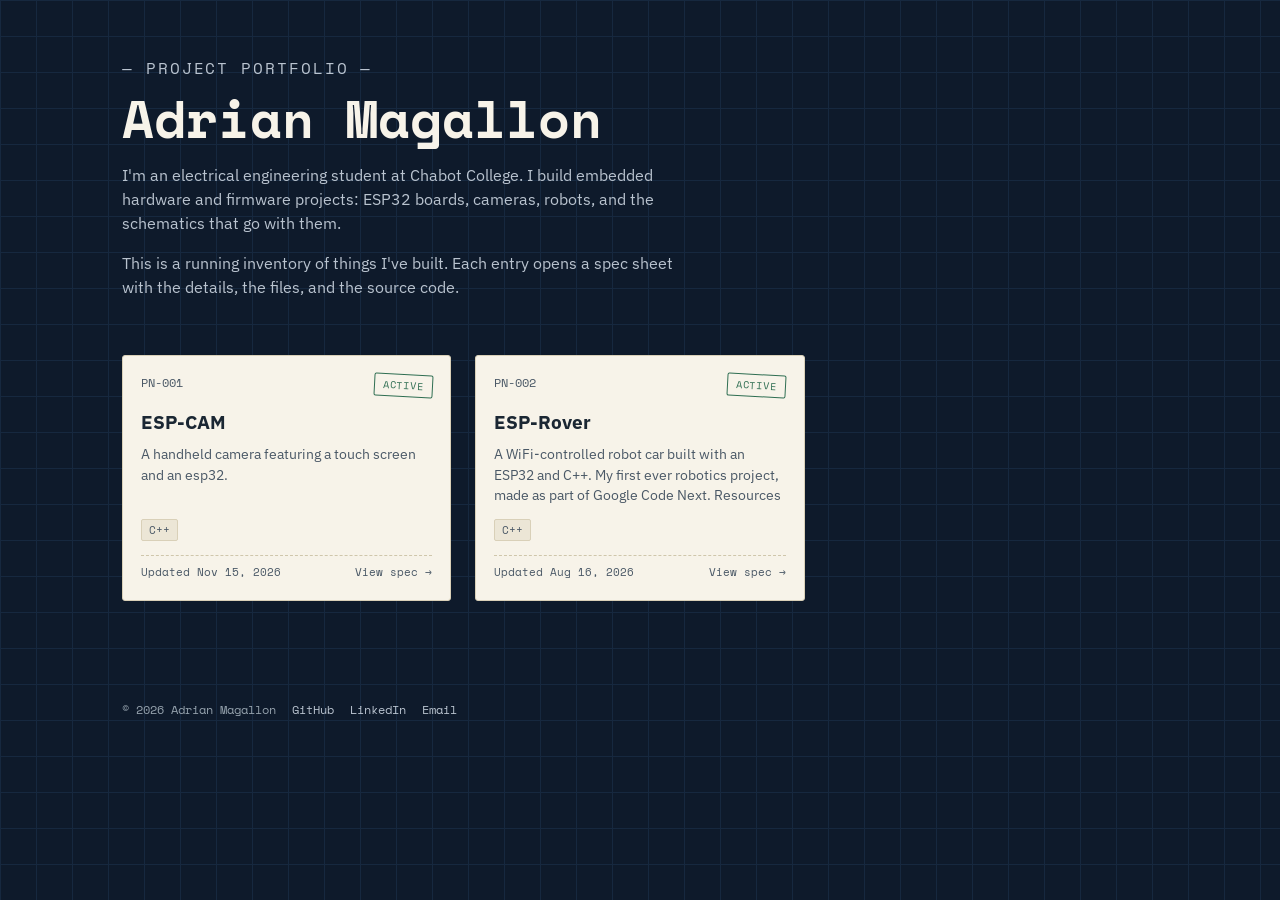
<file: index.html>
<!DOCTYPE html>
<html lang="en">
<head>
  <meta charset="UTF-8" />
  <meta name="viewport" content="width=device-width, initial-scale=1.0" />
  <title>Adrian Magallon | Electrical Engineering Projects</title>
  <meta name="description" content="Adrian Magallon is an electrical engineering student who builds embedded hardware and firmware projects. This is the running inventory of what he has made, with details and source code for each." />
  <link rel="canonical" href="https://adrianmagallon.com/" />
  <meta property="og:title" content="Adrian Magallon | Electrical Engineering Projects" />
  <meta property="og:description" content="Embedded hardware and firmware projects by Adrian Magallon, with details and source code for each." />
  <meta property="og:type" content="website" />
  <meta property="og:url" content="https://adrianmagallon.com/" />
  <meta property="og:site_name" content="Adrian Magallon" />
  <link rel="icon" href="data:image/svg+xml,%3Csvg xmlns='http://www.w3.org/2000/svg' viewBox='0 0 100 100'%3E%3Crect width='100' height='100' rx='16' fill='%230e1a2b'/%3E%3Ctext x='50' y='65' font-size='38' font-family='monospace' font-weight='bold' fill='%23e8a33d' text-anchor='middle'%3EAM%3C/text%3E%3C/svg%3E" />
  <link rel="preconnect" href="https://fonts.googleapis.com" />
  <link rel="preconnect" href="https://fonts.gstatic.com" crossorigin />
  <link href="https://fonts.googleapis.com/css2?family=Space+Mono:wght@400;700&family=IBM+Plex+Sans:wght@400;500;600&display=swap" rel="stylesheet" />
  <link rel="stylesheet" href="css/style.css" />
  <!-- Tells search engines who this site belongs to and which profiles
       are the same person. Keep the links in step with js/config.js. -->
  <script type="application/ld+json">
  {
    "@context": "https://schema.org",
    "@type": "Person",
    "name": "Adrian Magallon",
    "url": "https://adrianmagallon.com/",
    "sameAs": [
      "https://github.com/AdrianMagallon",
      "https://www.linkedin.com/in/adrian-magallon"
    ]
  }
  </script>
</head>
<body>
  <!-- The text in this header is what search engines read first, so it's
       written straight into the page rather than filled in by JavaScript.
       Edit it here. -->
  <header class="site-header">
    <p class="eyebrow">— Project Portfolio —</p>
    <h1>Adrian Magallon</h1>
    <p>I'm an electrical engineering student at Chabot College. I build embedded hardware and firmware projects: ESP32 boards, cameras, robots, and the schematics that go with them.</p>
    <p>This is a running inventory of things I've built. Each entry opens a spec sheet with the details, the files, and the source code.</p>
  </header>

  <!-- The cards between the two BUILD markers are written by
       scripts/build.mjs, so the project list is part of the page itself.
       Don't edit them by hand: the next build replaces them. -->
  <main class="catalog" id="catalog-grid">
    <!-- BUILD:projects:start -->
    <a class="card" href="projects/ESP-CAM/" data-repo="ESP-CAM">
      <div class="card-top">
        <span class="card-num mono">PN-001</span>
        <span class="stamp">Active</span>
      </div>
      <h2>ESP-CAM</h2>
      <p class="desc">A handheld camera featuring a touch screen and an esp32.</p>
      <div class="tags">
        <span class="tag">C++</span>
      </div>
      <div class="card-foot">
        <span>Updated Nov 15, 2026</span>
        <span>View spec →</span>
      </div>
    </a>
    <a class="card" href="projects/ESP-Rover/" data-repo="ESP-Rover">
      <div class="card-top">
        <span class="card-num mono">PN-002</span>
        <span class="stamp">Active</span>
      </div>
      <h2>ESP-Rover</h2>
      <p class="desc">A WiFi-controlled robot car built with an ESP32 and C++. My first ever robotics project, made as part of Google Code Next.  Resources</p>
      <div class="tags">
        <span class="tag">C++</span>
      </div>
      <div class="card-foot">
        <span>Updated Aug 16, 2026</span>
        <span>View spec →</span>
      </div>
    </a>
    <!-- BUILD:projects:end -->
  </main>

  <footer id="site-footer">
    <!-- BUILD:footer:start -->
    <span>© 2026 Adrian Magallon</span><a href="https://github.com/AdrianMagallon" target="_blank" rel="noopener noreferrer">GitHub</a><a href="https://www.linkedin.com/in/adrian-magallon" target="_blank" rel="noopener noreferrer">LinkedIn</a>
    <!-- BUILD:footer:end -->
  </footer>

  <script src="js/config.js"></script>
  <script src="js/utils.js"></script>
  <script src="js/github-api.js"></script>
  <script src="js/catalog.js"></script>
  <script src="js/footer.js"></script>
</body>
</html>
</file>
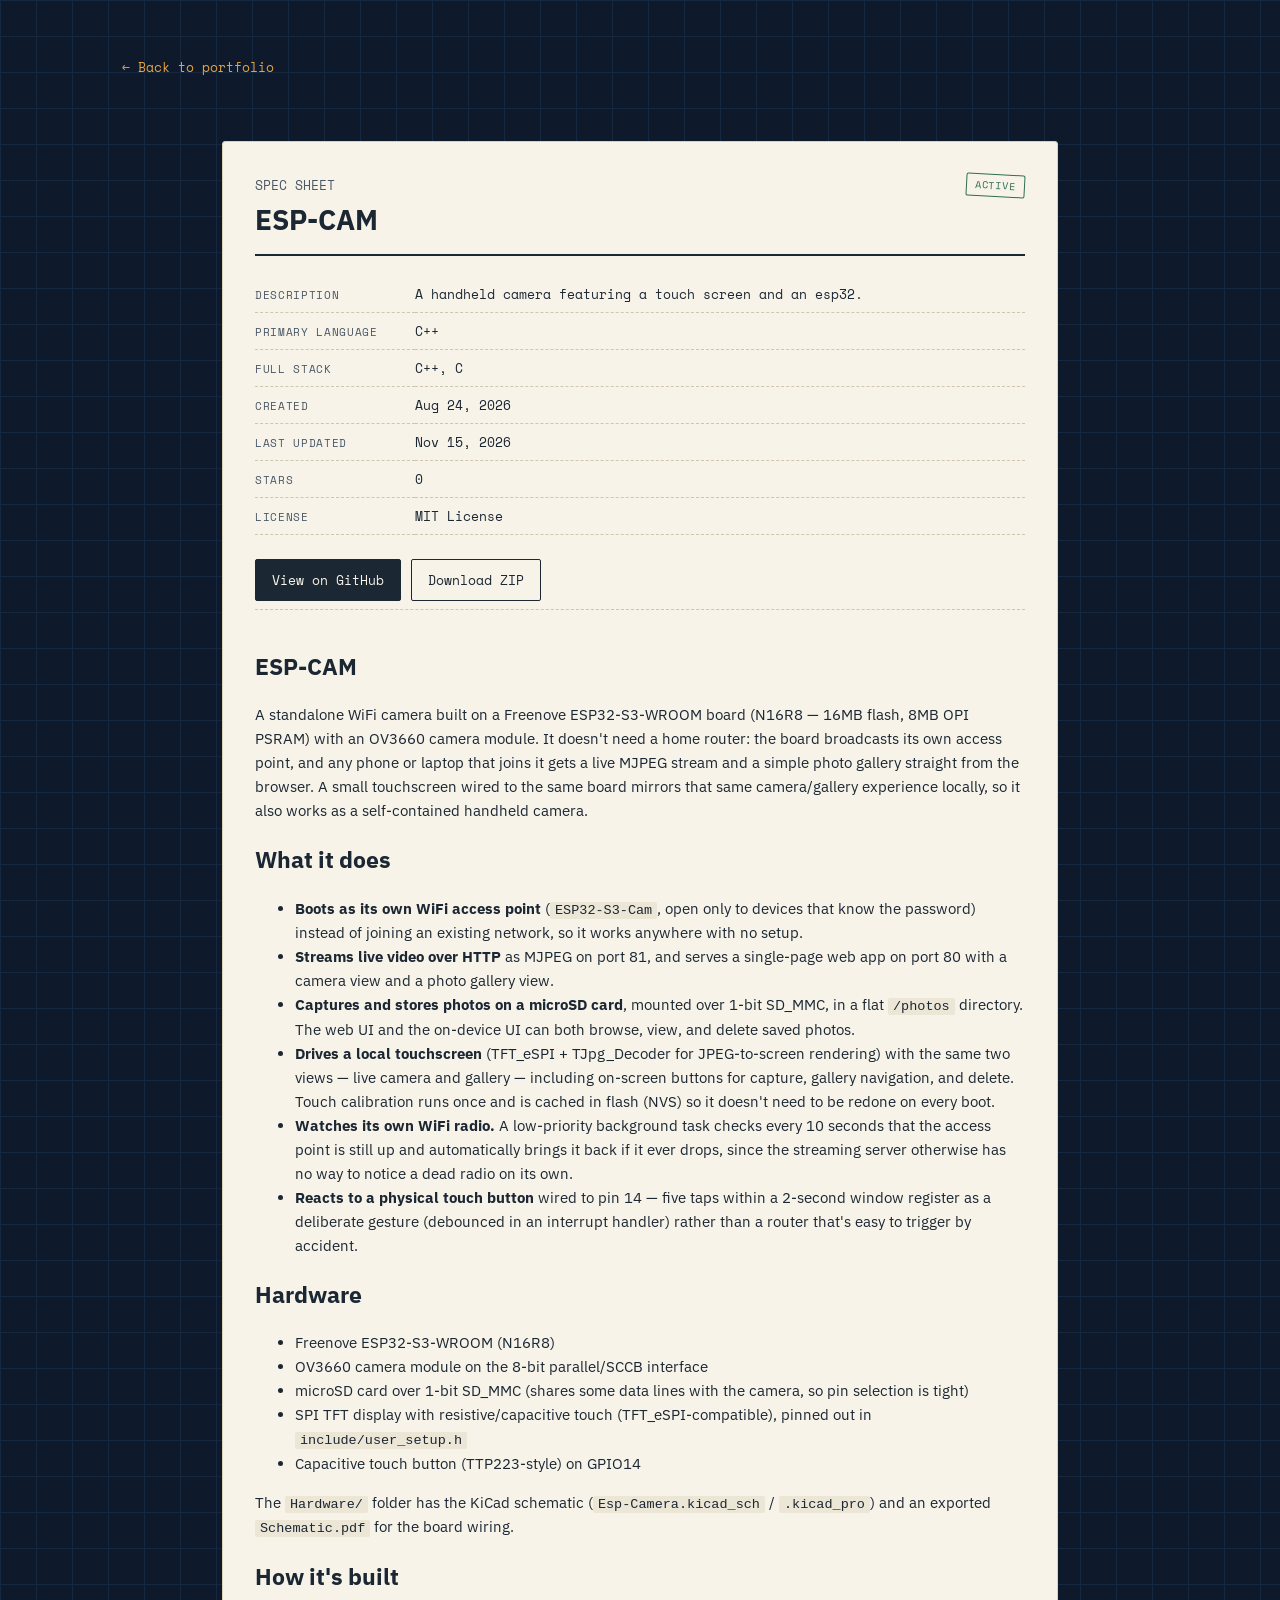
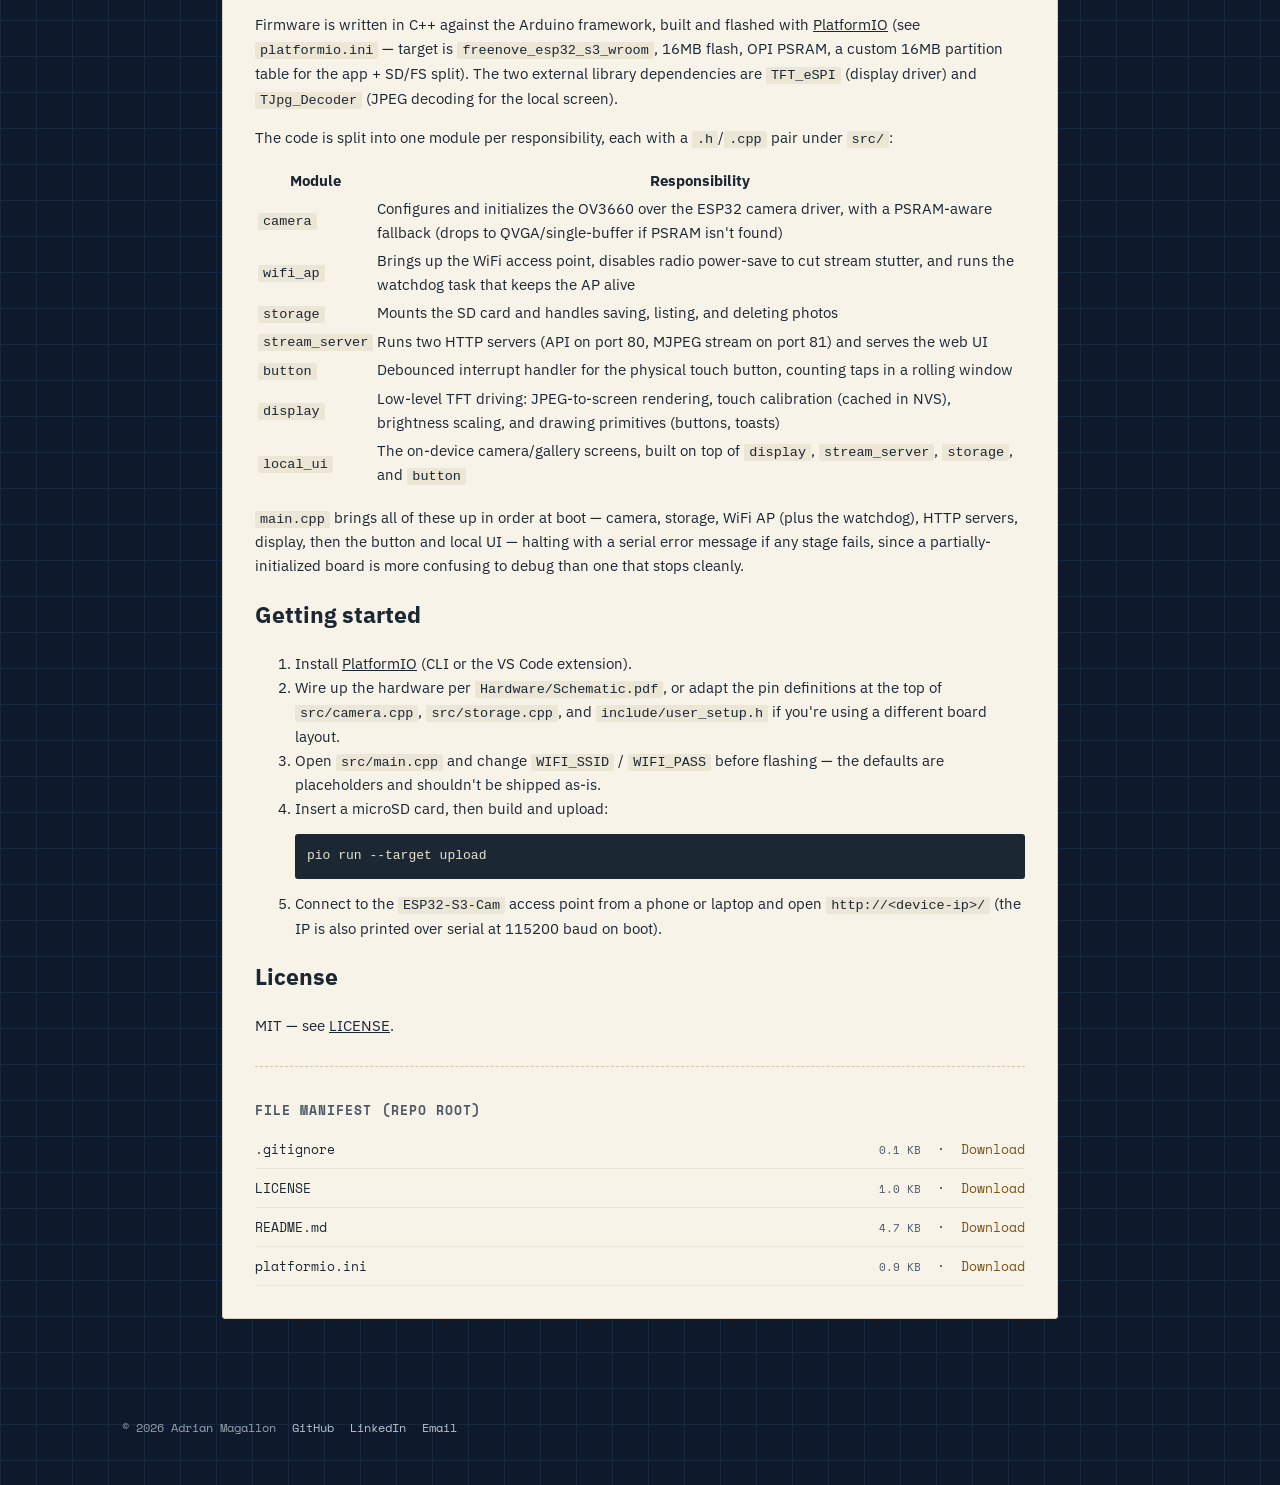
<file: projects/ESP-CAM/index.html>
<!DOCTYPE html>
<html lang="en">
<head>
  <meta charset="UTF-8" />
  <meta name="viewport" content="width=device-width, initial-scale=1.0" />
  <title>ESP-CAM — Adrian Magallon</title>
  <meta name="description" content="A handheld camera featuring a touch screen and an esp32." />
  <link rel="canonical" href="https://adrianmagallon.com/projects/ESP-CAM/" />
  <meta property="og:title" content="ESP-CAM — Adrian Magallon" />
  <meta property="og:description" content="A handheld camera featuring a touch screen and an esp32." />
  <meta property="og:type" content="article" />
  <meta property="og:url" content="https://adrianmagallon.com/projects/ESP-CAM/" />
  <link rel="icon" href="data:image/svg+xml,%3Csvg xmlns='http://www.w3.org/2000/svg' viewBox='0 0 100 100'%3E%3Crect width='100' height='100' rx='16' fill='%230e1a2b'/%3E%3Ctext x='50' y='65' font-size='38' font-family='monospace' font-weight='bold' fill='%23e8a33d' text-anchor='middle'%3EAM%3C/text%3E%3C/svg%3E" />
  <link rel="preconnect" href="https://fonts.googleapis.com" />
  <link rel="preconnect" href="https://fonts.gstatic.com" crossorigin />
  <link href="https://fonts.googleapis.com/css2?family=Space+Mono:wght@400;700&family=IBM+Plex+Sans:wght@400;500;600&display=swap" rel="stylesheet" />
  <link rel="stylesheet" href="/css/style.css" />
  <script type="application/ld+json">
{
  "@context": "https://schema.org",
  "@type": "SoftwareSourceCode",
  "name": "ESP-CAM",
  "description": "A handheld camera featuring a touch screen and an esp32.",
  "url": "https://adrianmagallon.com/projects/ESP-CAM/",
  "codeRepository": "https://github.com/AdrianMagallon/ESP-CAM",
  "programmingLanguage": "C++",
  "dateModified": "2026-11-15T06:08:42Z",
  "author": {
    "@type": "Person",
    "name": "Adrian Magallon",
    "url": "https://adrianmagallon.com/"
  }
}
  </script>
</head>
<body>
  <!-- This page is generated by scripts/build.mjs from
       scripts/project-template.html. Edit the template, not this file. -->
  <header class="site-header">
    <a class="back-link" href="/">← Back to portfolio</a>
  </header>

  <main class="spec-sheet">
    <div class="sheet">
      <div class="sheet-head">
        <div>
          <span class="card-num mono">SPEC SHEET</span>
          <h1>ESP-CAM</h1>
        </div>
        <span class="stamp">Active</span>
      </div>

      <table class="facts">
        <tr><td>Description</td><td>A handheld camera featuring a touch screen and an esp32.</td></tr>
        <tr><td>Primary language</td><td>C++</td></tr>
        <tr><td>Full stack</td><td>C++, C</td></tr>
        <tr><td>Created</td><td>Aug 24, 2026</td></tr>
        <tr><td>Last updated</td><td>Nov 15, 2026</td></tr>
        <tr><td>Stars</td><td>0</td></tr>
        <tr><td>License</td><td>MIT License</td></tr>
      </table>

      <div class="cta-row">
        <a class="btn primary" href="https://github.com/AdrianMagallon/ESP-CAM" target="_blank" rel="noopener">View on GitHub</a>
        <a class="btn" href="https://github.com/AdrianMagallon/ESP-CAM/archive/refs/heads/main.zip">Download ZIP</a>
        
      </div>

      <div class="readme"><div id="readme" class="md" data-path="README.md"><article class="markdown-body entry-content container-lg" itemprop="text"><div class="markdown-heading" dir="auto"><h1 class="heading-element" dir="auto">ESP-CAM</h1></div>
<p dir="auto">A standalone WiFi camera built on a Freenove ESP32-S3-WROOM board (N16R8 — 16MB flash, 8MB OPI PSRAM) with an OV3660 camera module. It doesn't need a home router: the board broadcasts its own access point, and any phone or laptop that joins it gets a live MJPEG stream and a simple photo gallery straight from the browser. A small touchscreen wired to the same board mirrors that same camera/gallery experience locally, so it also works as a self-contained handheld camera.</p>
<div class="markdown-heading" dir="auto"><h2 class="heading-element" dir="auto">What it does</h2></div>
<ul dir="auto">
<li><strong>Boots as its own WiFi access point</strong> (<code>ESP32-S3-Cam</code>, open only to devices that know the password) instead of joining an existing network, so it works anywhere with no setup.</li>
<li><strong>Streams live video over HTTP</strong> as MJPEG on port 81, and serves a single-page web app on port 80 with a camera view and a photo gallery view.</li>
<li><strong>Captures and stores photos on a microSD card</strong>, mounted over 1-bit SD_MMC, in a flat <code>/photos</code> directory. The web UI and the on-device UI can both browse, view, and delete saved photos.</li>
<li><strong>Drives a local touchscreen</strong> (TFT_eSPI + TJpg_Decoder for JPEG-to-screen rendering) with the same two views — live camera and gallery — including on-screen buttons for capture, gallery navigation, and delete. Touch calibration runs once and is cached in flash (NVS) so it doesn't need to be redone on every boot.</li>
<li><strong>Watches its own WiFi radio.</strong> A low-priority background task checks every 10 seconds that the access point is still up and automatically brings it back if it ever drops, since the streaming server otherwise has no way to notice a dead radio on its own.</li>
<li><strong>Reacts to a physical touch button</strong> wired to pin 14 — five taps within a 2-second window register as a deliberate gesture (debounced in an interrupt handler) rather than a router that's easy to trigger by accident.</li>
</ul>
<div class="markdown-heading" dir="auto"><h2 class="heading-element" dir="auto">Hardware</h2></div>
<ul dir="auto">
<li>Freenove ESP32-S3-WROOM (N16R8)</li>
<li>OV3660 camera module on the 8-bit parallel/SCCB interface</li>
<li>microSD card over 1-bit SD_MMC (shares some data lines with the camera, so pin selection is tight)</li>
<li>SPI TFT display with resistive/capacitive touch (TFT_eSPI-compatible), pinned out in <code>include/user_setup.h</code></li>
<li>Capacitive touch button (TTP223-style) on GPIO14</li>
</ul>
<p dir="auto">The <code>Hardware/</code> folder has the KiCad schematic (<code>Esp-Camera.kicad_sch</code> / <code>.kicad_pro</code>) and an exported <code>Schematic.pdf</code> for the board wiring.</p>
<div class="markdown-heading" dir="auto"><h2 class="heading-element" dir="auto">How it's built</h2></div>
<p dir="auto">Firmware is written in C++ against the Arduino framework, built and flashed with <a href="https://platformio.org/" rel="nofollow">PlatformIO</a> (see <code>platformio.ini</code> — target is <code>freenove_esp32_s3_wroom</code>, 16MB flash, OPI PSRAM, a custom 16MB partition table for the app + SD/FS split). The two external library dependencies are <code>TFT_eSPI</code> (display driver) and <code>TJpg_Decoder</code> (JPEG decoding for the local screen).</p>
<p dir="auto">The code is split into one module per responsibility, each with a <code>.h</code>/<code>.cpp</code> pair under <code>src/</code>:</p>
<markdown-accessiblity-table><table>
<thead>
<tr>
<th>Module</th>
<th>Responsibility</th>
</tr>
</thead>
<tbody>
<tr>
<td><code>camera</code></td>
<td>Configures and initializes the OV3660 over the ESP32 camera driver, with a PSRAM-aware fallback (drops to QVGA/single-buffer if PSRAM isn't found)</td>
</tr>
<tr>
<td><code>wifi_ap</code></td>
<td>Brings up the WiFi access point, disables radio power-save to cut stream stutter, and runs the watchdog task that keeps the AP alive</td>
</tr>
<tr>
<td><code>storage</code></td>
<td>Mounts the SD card and handles saving, listing, and deleting photos</td>
</tr>
<tr>
<td><code>stream_server</code></td>
<td>Runs two HTTP servers (API on port 80, MJPEG stream on port 81) and serves the web UI</td>
</tr>
<tr>
<td><code>button</code></td>
<td>Debounced interrupt handler for the physical touch button, counting taps in a rolling window</td>
</tr>
<tr>
<td><code>display</code></td>
<td>Low-level TFT driving: JPEG-to-screen rendering, touch calibration (cached in NVS), brightness scaling, and drawing primitives (buttons, toasts)</td>
</tr>
<tr>
<td><code>local_ui</code></td>
<td>The on-device camera/gallery screens, built on top of <code>display</code>, <code>stream_server</code>, <code>storage</code>, and <code>button</code></td>
</tr>
</tbody>
</table></markdown-accessiblity-table>
<p dir="auto"><code>main.cpp</code> brings all of these up in order at boot — camera, storage, WiFi AP (plus the watchdog), HTTP servers, display, then the button and local UI — halting with a serial error message if any stage fails, since a partially-initialized board is more confusing to debug than one that stops cleanly.</p>
<div class="markdown-heading" dir="auto"><h2 class="heading-element" dir="auto">Getting started</h2></div>
<ol dir="auto">
<li>Install <a href="https://platformio.org/" rel="nofollow">PlatformIO</a> (CLI or the VS Code extension).</li>
<li>Wire up the hardware per <code>Hardware/Schematic.pdf</code>, or adapt the pin definitions at the top of <code>src/camera.cpp</code>, <code>src/storage.cpp</code>, and <code>include/user_setup.h</code> if you're using a different board layout.</li>
<li>Open <code>src/main.cpp</code> and change <code>WIFI_SSID</code> / <code>WIFI_PASS</code> before flashing — the defaults are placeholders and shouldn't be shipped as-is.</li>
<li>Insert a microSD card, then build and upload:
<div class="snippet-clipboard-content notranslate position-relative overflow-auto" data-snippet-clipboard-copy-content="pio run --target upload"><pre class="notranslate"><code>pio run --target upload
</code></pre></div>
</li>
<li>Connect to the <code>ESP32-S3-Cam</code> access point from a phone or laptop and open <code>http://&lt;device-ip&gt;/</code> (the IP is also printed over serial at 115200 baud on boot).</li>
</ol>
<div class="markdown-heading" dir="auto"><h2 class="heading-element" dir="auto">License</h2></div>
<p dir="auto">MIT — see <a href="https://github.com/AdrianMagallon/ESP-CAM/blob/main/LICENSE">LICENSE</a>.</p>
</article></div></div>

      <div class="manifest">
        <h3>File manifest (repo root)</h3>
          <div class="file-row">
            <span>.gitignore</span>
            <span>
              <span class="file-type">0.1 KB</span>
              &nbsp;·&nbsp;
              <a href="https://raw.githubusercontent.com/AdrianMagallon/ESP-CAM/main/.gitignore" download>Download</a>
            </span>
          </div>
          <div class="file-row">
            <span>LICENSE</span>
            <span>
              <span class="file-type">1.0 KB</span>
              &nbsp;·&nbsp;
              <a href="https://raw.githubusercontent.com/AdrianMagallon/ESP-CAM/main/LICENSE" download>Download</a>
            </span>
          </div>
          <div class="file-row">
            <span>README.md</span>
            <span>
              <span class="file-type">4.7 KB</span>
              &nbsp;·&nbsp;
              <a href="https://raw.githubusercontent.com/AdrianMagallon/ESP-CAM/main/README.md" download>Download</a>
            </span>
          </div>
          <div class="file-row">
            <span>platformio.ini</span>
            <span>
              <span class="file-type">0.9 KB</span>
              &nbsp;·&nbsp;
              <a href="https://raw.githubusercontent.com/AdrianMagallon/ESP-CAM/main/platformio.ini" download>Download</a>
            </span>
          </div>
      </div>
    </div>
  </main>

  <footer id="site-footer"><span>© 2026 Adrian Magallon</span><a href="https://github.com/AdrianMagallon" target="_blank" rel="noopener noreferrer">GitHub</a><a href="https://www.linkedin.com/in/adrian-magallon" target="_blank" rel="noopener noreferrer">LinkedIn</a></footer>

  <script src="/js/config.js"></script>
  <script src="/js/footer.js"></script>
</body>
</html>
</file>
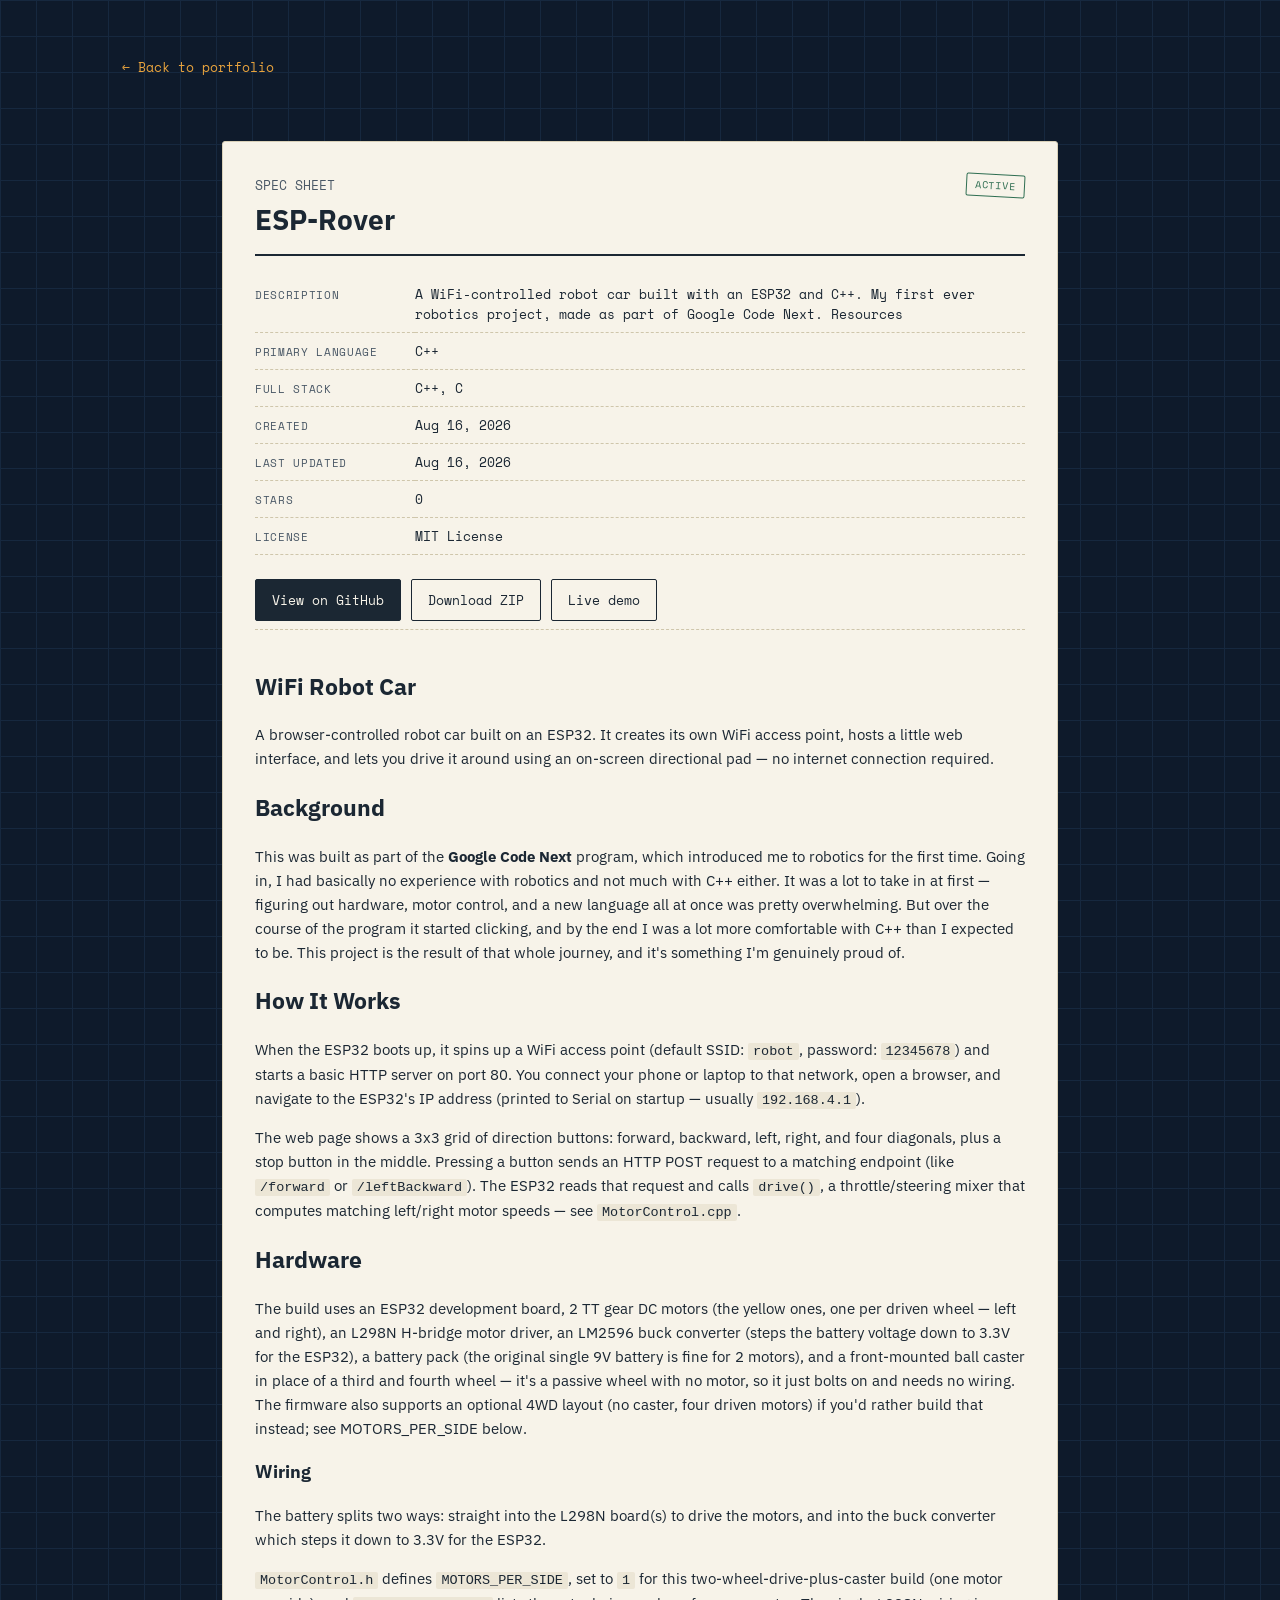
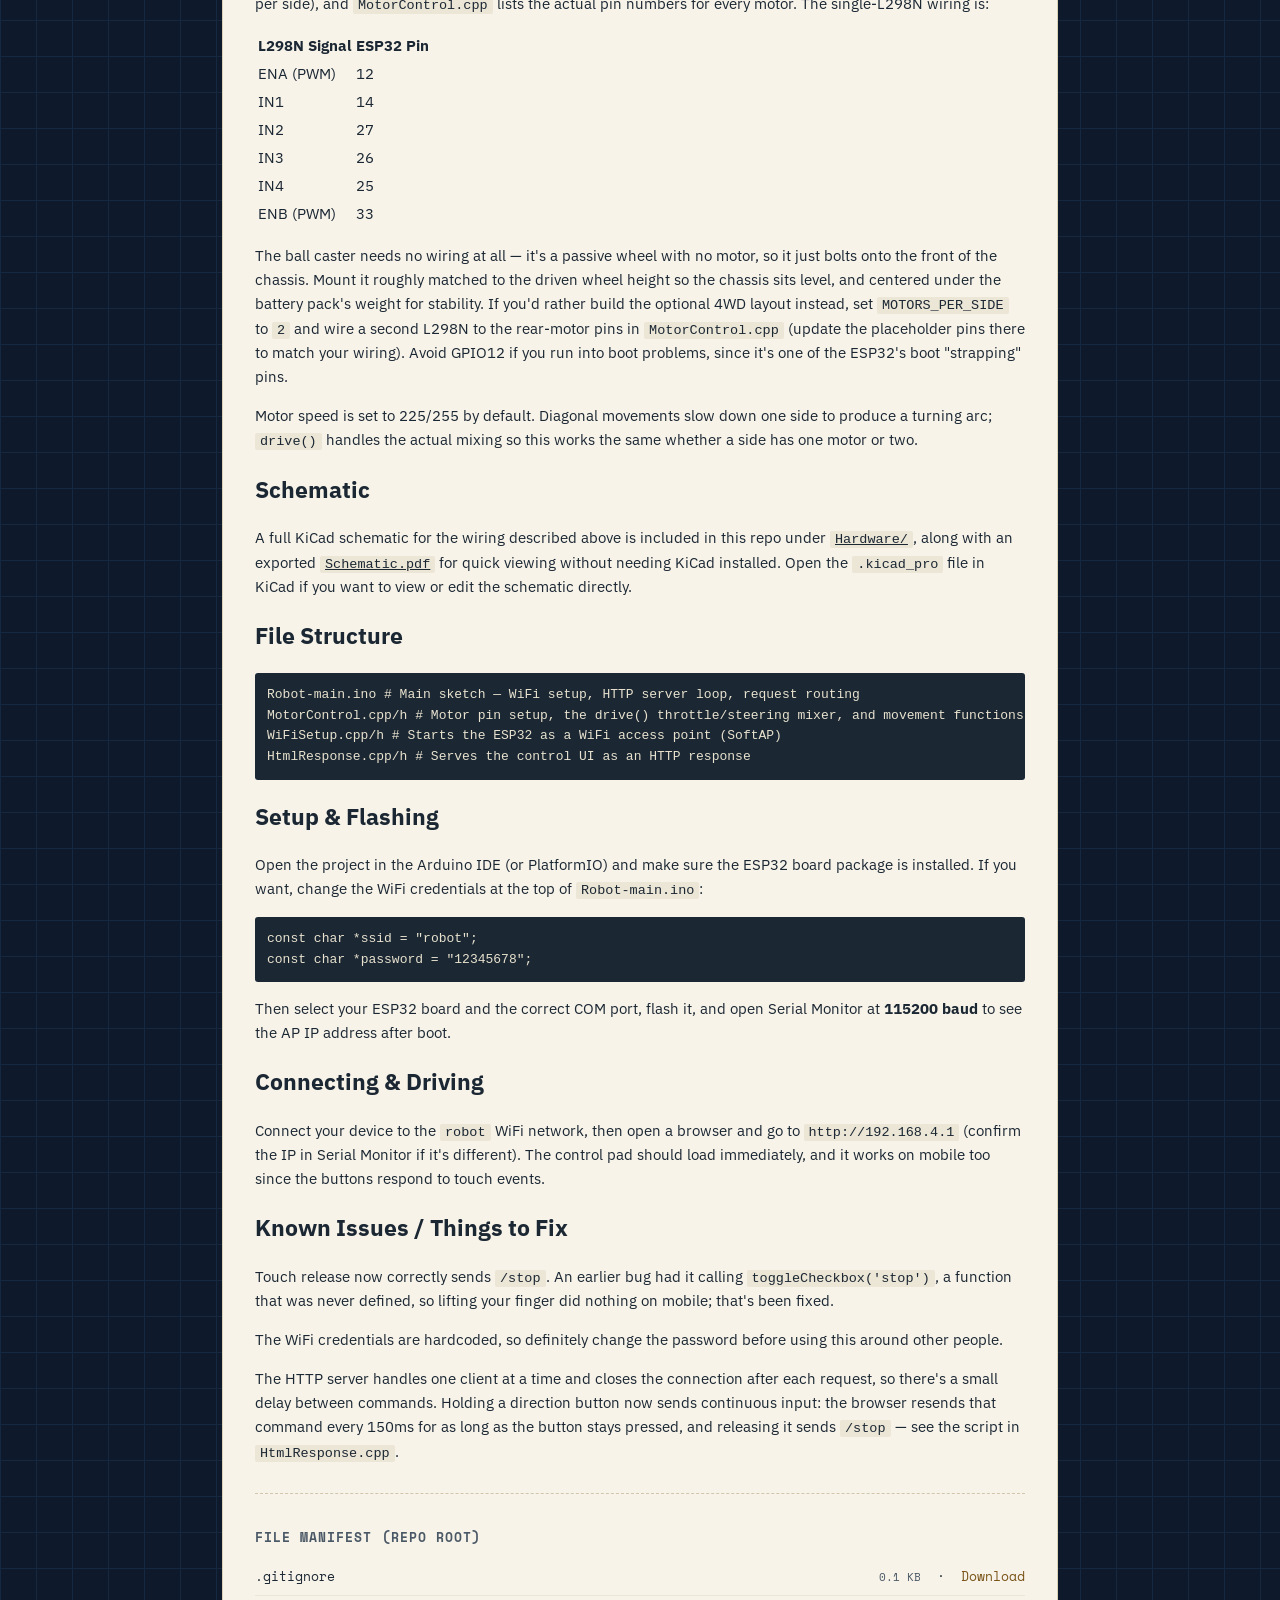
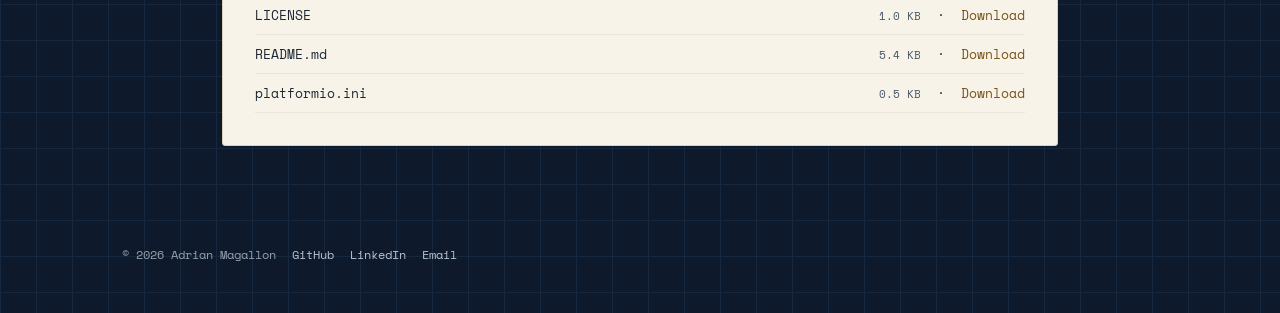
<file: projects/ESP-Rover/index.html>
<!DOCTYPE html>
<html lang="en">
<head>
  <meta charset="UTF-8" />
  <meta name="viewport" content="width=device-width, initial-scale=1.0" />
  <title>ESP-Rover — Adrian Magallon</title>
  <meta name="description" content="A WiFi-controlled robot car built with an ESP32 and C++. My first ever robotics project, made as part of Google Code Next.  Resources" />
  <link rel="canonical" href="https://adrianmagallon.com/projects/ESP-Rover/" />
  <meta property="og:title" content="ESP-Rover — Adrian Magallon" />
  <meta property="og:description" content="A WiFi-controlled robot car built with an ESP32 and C++. My first ever robotics project, made as part of Google Code Next.  Resources" />
  <meta property="og:type" content="article" />
  <meta property="og:url" content="https://adrianmagallon.com/projects/ESP-Rover/" />
  <link rel="icon" href="data:image/svg+xml,%3Csvg xmlns='http://www.w3.org/2000/svg' viewBox='0 0 100 100'%3E%3Crect width='100' height='100' rx='16' fill='%230e1a2b'/%3E%3Ctext x='50' y='65' font-size='38' font-family='monospace' font-weight='bold' fill='%23e8a33d' text-anchor='middle'%3EAM%3C/text%3E%3C/svg%3E" />
  <link rel="preconnect" href="https://fonts.googleapis.com" />
  <link rel="preconnect" href="https://fonts.gstatic.com" crossorigin />
  <link href="https://fonts.googleapis.com/css2?family=Space+Mono:wght@400;700&family=IBM+Plex+Sans:wght@400;500;600&display=swap" rel="stylesheet" />
  <link rel="stylesheet" href="/css/style.css" />
  <script type="application/ld+json">
{
  "@context": "https://schema.org",
  "@type": "SoftwareSourceCode",
  "name": "ESP-Rover",
  "description": "A WiFi-controlled robot car built with an ESP32 and C++. My first ever robotics project, made as part of Google Code Next.  Resources",
  "url": "https://adrianmagallon.com/projects/ESP-Rover/",
  "codeRepository": "https://github.com/AdrianMagallon/ESP-Rover",
  "programmingLanguage": "C++",
  "dateModified": "2026-08-16T19:34:26Z",
  "author": {
    "@type": "Person",
    "name": "Adrian Magallon",
    "url": "https://adrianmagallon.com/"
  }
}
  </script>
</head>
<body>
  <!-- This page is generated by scripts/build.mjs from
       scripts/project-template.html. Edit the template, not this file. -->
  <header class="site-header">
    <a class="back-link" href="/">← Back to portfolio</a>
  </header>

  <main class="spec-sheet">
    <div class="sheet">
      <div class="sheet-head">
        <div>
          <span class="card-num mono">SPEC SHEET</span>
          <h1>ESP-Rover</h1>
        </div>
        <span class="stamp">Active</span>
      </div>

      <table class="facts">
        <tr><td>Description</td><td>A WiFi-controlled robot car built with an ESP32 and C++. My first ever robotics project, made as part of Google Code Next.  Resources</td></tr>
        <tr><td>Primary language</td><td>C++</td></tr>
        <tr><td>Full stack</td><td>C++, C</td></tr>
        <tr><td>Created</td><td>Aug 16, 2026</td></tr>
        <tr><td>Last updated</td><td>Aug 16, 2026</td></tr>
        <tr><td>Stars</td><td>0</td></tr>
        <tr><td>License</td><td>MIT License</td></tr>
      </table>

      <div class="cta-row">
        <a class="btn primary" href="https://github.com/AdrianMagallon/ESP-Rover" target="_blank" rel="noopener">View on GitHub</a>
        <a class="btn" href="https://github.com/AdrianMagallon/ESP-Rover/archive/refs/heads/main.zip">Download ZIP</a>
        <a class="btn" href="https://codenext.withgoogle.com/" target="_blank" rel="noopener">Live demo</a>
      </div>

      <div class="readme"><div id="readme" class="md" data-path="README.md"><article class="markdown-body entry-content container-lg" itemprop="text"><div class="markdown-heading" dir="auto"><h2 class="heading-element" dir="auto">WiFi Robot Car</h2></div>
<p dir="auto">A browser-controlled robot car built on an ESP32. It creates its own WiFi access point, hosts a little web interface, and lets you drive it around using an on-screen directional pad — no internet connection required.</p>
<div class="markdown-heading" dir="auto"><h2 class="heading-element" dir="auto">Background</h2></div>
<p dir="auto">This was built as part of the <strong>Google Code Next</strong> program, which introduced me to robotics for the first time. Going in, I had basically no experience with robotics and not much with C++ either. It was a lot to take in at first — figuring out hardware, motor control, and a new language all at once was pretty overwhelming. But over the course of the program it started clicking, and by the end I was a lot more comfortable with C++ than I expected to be. This project is the result of that whole journey, and it's something I'm genuinely proud of.</p>
<div class="markdown-heading" dir="auto"><h2 class="heading-element" dir="auto">How It Works</h2></div>
<p dir="auto">When the ESP32 boots up, it spins up a WiFi access point (default SSID: <code>robot</code>, password: <code>12345678</code>) and starts a basic HTTP server on port 80. You connect your phone or laptop to that network, open a browser, and navigate to the ESP32's IP address (printed to Serial on startup — usually <code>192.168.4.1</code>).</p>
<p dir="auto">The web page shows a 3x3 grid of direction buttons: forward, backward, left, right, and four diagonals, plus a stop button in the middle. Pressing a button sends an HTTP POST request to a matching endpoint (like <code>/forward</code> or <code>/leftBackward</code>). The ESP32 reads that request and calls <code>drive()</code>, a throttle/steering mixer that computes matching left/right motor speeds — see <code>MotorControl.cpp</code>.</p>
<div class="markdown-heading" dir="auto"><h2 class="heading-element" dir="auto">Hardware</h2></div>
<p dir="auto">The build uses an ESP32 development board, 2 TT gear DC motors (the yellow ones, one per driven wheel — left and right), an L298N H-bridge motor driver, an LM2596 buck converter (steps the battery voltage down to 3.3V for the ESP32), a battery pack (the original single 9V battery is fine for 2 motors), and a front-mounted ball caster in place of a third and fourth wheel — it's a passive wheel with no motor, so it just bolts on and needs no wiring. The firmware also supports an optional 4WD layout (no caster, four driven motors) if you'd rather build that instead; see MOTORS_PER_SIDE below.</p>
<div class="markdown-heading" dir="auto"><h3 class="heading-element" dir="auto">Wiring</h3></div>
<p dir="auto">The battery splits two ways: straight into the L298N board(s) to drive the motors, and into the buck converter which steps it down to 3.3V for the ESP32.</p>
<p dir="auto"><code>MotorControl.h</code> defines <code>MOTORS_PER_SIDE</code>, set to <code>1</code> for this two-wheel-drive-plus-caster build (one motor per side), and <code>MotorControl.cpp</code> lists the actual pin numbers for every motor. The single-L298N wiring is:</p>
<markdown-accessiblity-table><table>
<thead>
<tr>
<th>L298N Signal</th>
<th>ESP32 Pin</th>
</tr>
</thead>
<tbody>
<tr>
<td>ENA (PWM)</td>
<td>12</td>
</tr>
<tr>
<td>IN1</td>
<td>14</td>
</tr>
<tr>
<td>IN2</td>
<td>27</td>
</tr>
<tr>
<td>IN3</td>
<td>26</td>
</tr>
<tr>
<td>IN4</td>
<td>25</td>
</tr>
<tr>
<td>ENB (PWM)</td>
<td>33</td>
</tr>
</tbody>
</table></markdown-accessiblity-table>
<p dir="auto">The ball caster needs no wiring at all — it's a passive wheel with no motor, so it just bolts onto the front of the chassis. Mount it roughly matched to the driven wheel height so the chassis sits level, and centered under the battery pack's weight for stability. If you'd rather build the optional 4WD layout instead, set <code>MOTORS_PER_SIDE</code> to <code>2</code> and wire a second L298N to the rear-motor pins in <code>MotorControl.cpp</code> (update the placeholder pins there to match your wiring). Avoid GPIO12 if you run into boot problems, since it's one of the ESP32's boot "strapping" pins.</p>
<p dir="auto">Motor speed is set to 225/255 by default. Diagonal movements slow down one side to produce a turning arc; <code>drive()</code> handles the actual mixing so this works the same whether a side has one motor or two.</p>
<div class="markdown-heading" dir="auto"><h2 class="heading-element" dir="auto">Schematic</h2></div>
<p dir="auto">A full KiCad schematic for the wiring described above is included in this repo under <a href="https://github.com/AdrianMagallon/ESP-Rover/blob/main/Hardware"><code>Hardware/</code></a>, along with an exported <a href="https://github.com/AdrianMagallon/ESP-Rover/blob/main/Hardware/Schematic.pdf"><code>Schematic.pdf</code></a> for quick viewing without needing KiCad installed. Open the <code>.kicad_pro</code> file in KiCad if you want to view or edit the schematic directly.</p>
<div class="markdown-heading" dir="auto"><h2 class="heading-element" dir="auto">File Structure</h2></div>
<div class="snippet-clipboard-content notranslate position-relative overflow-auto" data-snippet-clipboard-copy-content="Robot-main.ino # Main sketch — WiFi setup, HTTP server loop, request routing
MotorControl.cpp/h # Motor pin setup, the drive() throttle/steering mixer, and movement functions
WiFiSetup.cpp/h # Starts the ESP32 as a WiFi access point (SoftAP)
HtmlResponse.cpp/h # Serves the control UI as an HTTP response"><pre class="notranslate"><code>Robot-main.ino # Main sketch — WiFi setup, HTTP server loop, request routing
MotorControl.cpp/h # Motor pin setup, the drive() throttle/steering mixer, and movement functions
WiFiSetup.cpp/h # Starts the ESP32 as a WiFi access point (SoftAP)
HtmlResponse.cpp/h # Serves the control UI as an HTTP response
</code></pre></div>
<div class="markdown-heading" dir="auto"><h2 class="heading-element" dir="auto">Setup &amp; Flashing</h2></div>
<p dir="auto">Open the project in the Arduino IDE (or PlatformIO) and make sure the ESP32 board package is installed. If you want, change the WiFi credentials at the top of <code>Robot-main.ino</code>:</p>
<div class="highlight highlight-source-c++ notranslate position-relative overflow-auto" dir="auto" data-snippet-clipboard-copy-content="const char *ssid = &quot;robot&quot;;
const char *password = &quot;12345678&quot;;"><pre><span class="pl-k">const</span> <span class="pl-k">char</span> *ssid = <span class="pl-s"><span class="pl-pds">"</span>robot<span class="pl-pds">"</span></span>;
<span class="pl-k">const</span> <span class="pl-k">char</span> *password = <span class="pl-s"><span class="pl-pds">"</span>12345678<span class="pl-pds">"</span></span>;</pre></div>
<p dir="auto">Then select your ESP32 board and the correct COM port, flash it, and open Serial Monitor at <strong>115200 baud</strong> to see the AP IP address after boot.</p>
<div class="markdown-heading" dir="auto"><h2 class="heading-element" dir="auto">Connecting &amp; Driving</h2></div>
<p dir="auto">Connect your device to the <code>robot</code> WiFi network, then open a browser and go to <code>http://192.168.4.1</code> (confirm the IP in Serial Monitor if it's different). The control pad should load immediately, and it works on mobile too since the buttons respond to touch events.</p>
<div class="markdown-heading" dir="auto"><h2 class="heading-element" dir="auto">Known Issues / Things to Fix</h2></div>
<p dir="auto">Touch release now correctly sends <code>/stop</code>. An earlier bug had it calling <code>toggleCheckbox('stop')</code>, a function that was never defined, so lifting your finger did nothing on mobile; that's been fixed.</p>
<p dir="auto">The WiFi credentials are hardcoded, so definitely change the password before using this around other people.</p>
<p dir="auto">The HTTP server handles one client at a time and closes the connection after each request, so there's a small delay between commands. Holding a direction button now sends continuous input: the browser resends that command every 150ms for as long as the button stays pressed, and releasing it sends <code>/stop</code> — see the script in <code>HtmlResponse.cpp</code>.</p>
</article></div></div>

      <div class="manifest">
        <h3>File manifest (repo root)</h3>
          <div class="file-row">
            <span>.gitignore</span>
            <span>
              <span class="file-type">0.1 KB</span>
              &nbsp;·&nbsp;
              <a href="https://raw.githubusercontent.com/AdrianMagallon/ESP-Rover/main/.gitignore" download>Download</a>
            </span>
          </div>
          <div class="file-row">
            <span>LICENSE</span>
            <span>
              <span class="file-type">1.0 KB</span>
              &nbsp;·&nbsp;
              <a href="https://raw.githubusercontent.com/AdrianMagallon/ESP-Rover/main/LICENSE" download>Download</a>
            </span>
          </div>
          <div class="file-row">
            <span>README.md</span>
            <span>
              <span class="file-type">5.4 KB</span>
              &nbsp;·&nbsp;
              <a href="https://raw.githubusercontent.com/AdrianMagallon/ESP-Rover/main/README.md" download>Download</a>
            </span>
          </div>
          <div class="file-row">
            <span>platformio.ini</span>
            <span>
              <span class="file-type">0.5 KB</span>
              &nbsp;·&nbsp;
              <a href="https://raw.githubusercontent.com/AdrianMagallon/ESP-Rover/main/platformio.ini" download>Download</a>
            </span>
          </div>
      </div>
    </div>
  </main>

  <footer id="site-footer"><span>© 2026 Adrian Magallon</span><a href="https://github.com/AdrianMagallon" target="_blank" rel="noopener noreferrer">GitHub</a><a href="https://www.linkedin.com/in/adrian-magallon" target="_blank" rel="noopener noreferrer">LinkedIn</a></footer>

  <script src="/js/config.js"></script>
  <script src="/js/footer.js"></script>
</body>
</html>
</file>
<file: css/style.css>
:root {
  --bg: #0e1a2b;
  --bg-grid: #16283f;
  --paper: #f7f3e9;
  --paper-dim: #ece6d6;
  --ink: #1b2733;
  --ink-soft: #4a5866;
  --line: #3d5166;
  --accent: #e8a33d;
  --accent-dim: #7a5419;
  --ok: #2f6e52;
  --radius: 3px;
}

* { box-sizing: border-box; }

body {
  margin: 0;
  background: var(--bg);
  background-image:
    linear-gradient(var(--bg-grid) 1px, transparent 1px),
    linear-gradient(90deg, var(--bg-grid) 1px, transparent 1px);
  background-size: 36px 36px;
  color: var(--paper);
  font-family: "IBM Plex Sans", sans-serif;
  min-height: 100vh;
}

a { color: inherit; }

.mono {
  font-family: "Space Mono", monospace;
}

/* ---------- Header ---------- */

header.site-header {
  padding: 56px 32px 40px;
  max-width: 1100px;
  margin: 0 auto;
}

.eyebrow {
  font-family: "Space Mono", monospace;
  letter-spacing: 0.12em;
  text-transform: uppercase;
  font-size: 12px;
  color: var(--accent);
  margin: 0 0 12px;
}

.site-header h1 {
  font-family: "Space Mono", monospace;
  font-size: clamp(32px, 5vw, 52px);
  margin: 0 0 12px;
  line-height: 1.05;
}

.site-header p {
  color: #b9c3cf;
  max-width: 560px;
  font-size: 16px;
  line-height: 1.5;
}

.back-link {
  display: inline-flex;
  align-items: center;
  gap: 8px;
  font-family: "Space Mono", monospace;
  font-size: 13px;
  text-decoration: none;
  color: var(--accent);
  margin-bottom: 24px;
}
.back-link:hover { text-decoration: underline; }

/* ---------- Catalog grid ---------- */

main.catalog {
  max-width: 1100px;
  margin: 0 auto;
  padding: 0 32px 80px;
  display: grid;
  grid-template-columns: repeat(auto-fill, minmax(260px, 1fr));
  gap: 24px;
}

.card {
  background: var(--paper);
  color: var(--ink);
  border-radius: var(--radius);
  padding: 18px 18px 20px;
  position: relative;
  text-decoration: none;
  display: flex;
  flex-direction: column;
  gap: 10px;
  border: 1px solid #d9d0b8;
  transition: transform 0.15s ease, box-shadow 0.15s ease;
}

.card:hover {
  transform: translateY(-3px);
  box-shadow: 0 10px 24px rgba(0,0,0,0.35);
}

.card-top {
  display: flex;
  justify-content: space-between;
  align-items: flex-start;
}

.card-num {
  font-family: "Space Mono", monospace;
  font-size: 12px;
  color: var(--ink-soft);
}

.stamp {
  font-family: "Space Mono", monospace;
  font-size: 10px;
  letter-spacing: 0.08em;
  text-transform: uppercase;
  padding: 3px 8px;
  border: 1.5px solid var(--ok);
  color: var(--ok);
  border-radius: 2px;
  transform: rotate(3deg);
  white-space: nowrap;
}
.stamp.archived {
  border-color: #a25b4a;
  color: #a25b4a;
}

.card h2 {
  font-size: 19px;
  margin: 4px 0 0;
  line-height: 1.25;
}

.card p.desc {
  font-size: 14px;
  color: var(--ink-soft);
  line-height: 1.45;
  flex-grow: 1;
  margin: 0;
}

.tags {
  display: flex;
  flex-wrap: wrap;
  gap: 6px;
  margin-top: 4px;
}

.tag {
  font-family: "Space Mono", monospace;
  font-size: 11px;
  background: var(--paper-dim);
  border: 1px solid #d9d0b8;
  padding: 2px 7px;
  border-radius: 2px;
  color: var(--ink-soft);
}

.card-foot {
  display: flex;
  justify-content: space-between;
  font-family: "Space Mono", monospace;
  font-size: 11px;
  color: var(--ink-soft);
  border-top: 1px dashed #cfc6ab;
  padding-top: 8px;
  margin-top: 4px;
}

.state-msg {
  font-family: "Space Mono", monospace;
  color: #b9c3cf;
  padding: 40px 32px;
  max-width: 1100px;
  margin: 0 auto;
}
.state-msg.error { color: #d98a7a; }

/* ---------- Detail / spec sheet page ---------- */

main.spec-sheet {
  max-width: 900px;
  margin: 0 auto;
  padding: 0 32px 80px;
}

.sheet {
  background: var(--paper);
  color: var(--ink);
  border-radius: var(--radius);
  padding: 32px;
  border: 1px solid #d9d0b8;
}

.sheet-head {
  display: flex;
  justify-content: space-between;
  align-items: flex-start;
  border-bottom: 2px solid var(--ink);
  padding-bottom: 16px;
  margin-bottom: 20px;
  gap: 16px;
}

.sheet-head h1 {
  font-size: 28px;
  margin: 6px 0 0;
}

.sheet-head .card-num { font-size: 13px; }

table.facts {
  width: 100%;
  border-collapse: collapse;
  font-family: "Space Mono", monospace;
  font-size: 13px;
  margin: 20px 0;
}
table.facts td {
  padding: 8px 0;
  border-bottom: 1px dashed #cfc6ab;
  vertical-align: top;
}
table.facts td:first-child {
  color: var(--ink-soft);
  width: 160px;
  text-transform: uppercase;
  letter-spacing: 0.06em;
  font-size: 11px;
  padding-top: 11px;
}

.readme {
  line-height: 1.6;
  font-size: 15px;
  border-top: 1px dashed #cfc6ab;
  padding-top: 20px;
  margin-top: 8px;
}
.readme pre {
  background: #1b2733;
  color: #e8e2cf;
  padding: 12px;
  overflow-x: auto;
  border-radius: 3px;
  font-size: 13px;
}
.readme code {
  background: var(--paper-dim);
  padding: 1px 5px;
  border-radius: 2px;
  font-size: 0.9em;
}
/* Code blocks (```fenced```) wrap their <code> in a <pre>. Without this, the
   tan inline-code background above stacks with .readme pre's light text
   color and makes code blocks nearly unreadable — light text on a light
   background inside a dark box. Reset the inline-code styling there so
   .readme pre's own colors are the only ones that apply. */
.readme pre code {
  background: none;
  padding: 0;
  border-radius: 0;
  font-size: 1em;
  color: inherit;
}
.readme img { max-width: 100%; }

.manifest {
  margin-top: 28px;
  border-top: 1px dashed #cfc6ab;
  padding-top: 20px;
}
.manifest h3 {
  font-family: "Space Mono", monospace;
  font-size: 13px;
  text-transform: uppercase;
  letter-spacing: 0.08em;
  color: var(--ink-soft);
  margin-bottom: 10px;
}
.file-row {
  display: flex;
  justify-content: space-between;
  align-items: center;
  padding: 9px 0;
  border-bottom: 1px solid #ece6d6;
  font-family: "Space Mono", monospace;
  font-size: 13px;
}
.file-row a {
  text-decoration: none;
  color: var(--accent-dim);
}
.file-row a:hover { text-decoration: underline; }
.file-row .file-type {
  color: var(--ink-soft);
  font-size: 11px;
}

.cta-row {
  display: flex;
  gap: 10px;
  margin-top: 24px;
  flex-wrap: wrap;
}
.btn {
  font-family: "Space Mono", monospace;
  font-size: 13px;
  text-decoration: none;
  padding: 10px 16px;
  border-radius: 2px;
  border: 1.5px solid var(--ink);
  color: var(--ink);
}
.btn.primary {
  background: var(--ink);
  color: var(--paper);
}
.btn:hover { opacity: 0.8; }

footer {
  max-width: 1100px;
  margin: 0 auto;
  padding: 20px 32px 60px;
  font-family: "Space Mono", monospace;
  font-size: 12px;
  color: #94a1ac;
  display: flex;
  gap: 16px;
  flex-wrap: wrap;
}
footer a { text-decoration: none; color: #b9c3cf; }
footer a:hover { color: var(--accent); }

@media (max-width: 600px) {
  .sheet-head { flex-direction: column; }
  table.facts td:first-child { width: 110px; }
}
</file>
